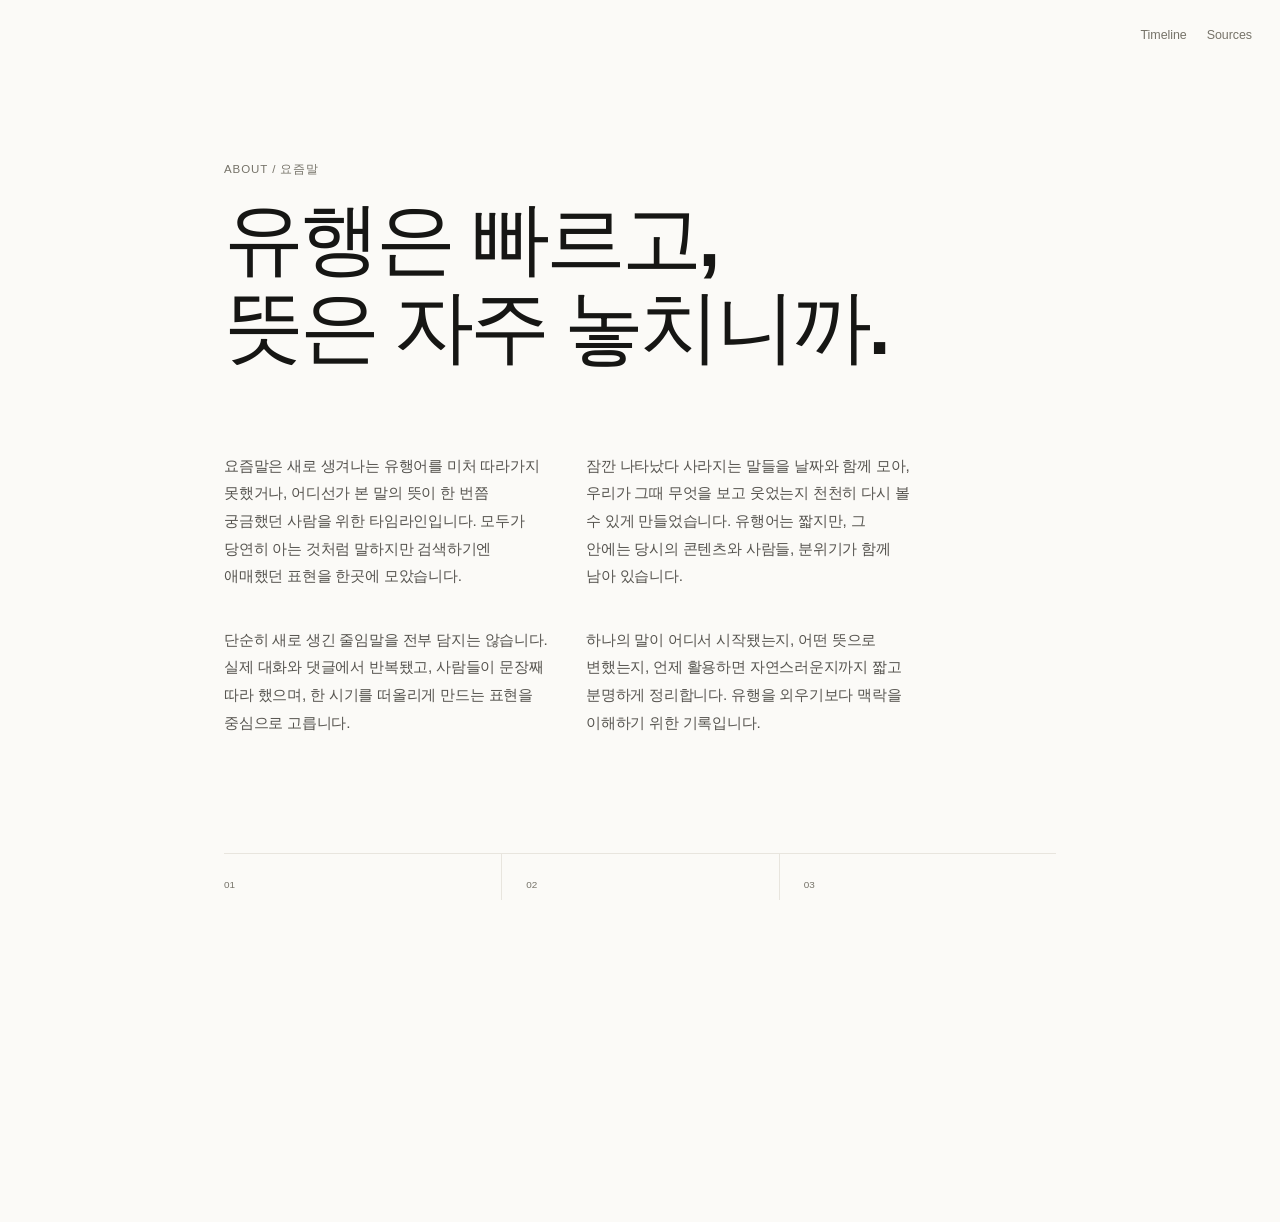
<file: about.html>
<!doctype html>
<html lang="ko">
  <head>
    <meta charset="UTF-8" />
    <meta name="viewport" content="width=device-width, initial-scale=1.0" />
    <link rel="icon" type="image/png" href="yojeumal-icon.png" />
    <link rel="apple-touch-icon" href="yojeumal-icon.png" />
    <meta name="description" content="요즘말 타임라인을 만든 이유" />
    <title>About — 요즘말</title>
    <link rel="stylesheet" href="styles.css" />
  </head>
  <body class="about-page">
    <nav class="corner-nav" aria-label="사이트 메뉴">
      <a href="index.html">Timeline</a>
      <a href="sources.html">Sources</a>
    </nav>

    <main class="about" aria-labelledby="about-title">
      <p class="about-index">ABOUT / 요즘말</p>
      <h1 id="about-title">유행은 빠르고,<br />뜻은 자주 놓치니까.</h1>
      <div class="about-copy">
        <p>
          요즘말은 새로 생겨나는 유행어를 미처 따라가지 못했거나,
          어디선가 본 말의 뜻이 한 번쯤 궁금했던 사람을 위한 타임라인입니다.
          모두가 당연히 아는 것처럼 말하지만 검색하기엔 애매했던 표현을 한곳에 모았습니다.
        </p>
        <p>
          잠깐 나타났다 사라지는 말들을 날짜와 함께 모아,
          우리가 그때 무엇을 보고 웃었는지 천천히 다시 볼 수 있게 만들었습니다.
          유행어는 짧지만, 그 안에는 당시의 콘텐츠와 사람들, 분위기가 함께 남아 있습니다.
        </p>
        <p>
          단순히 새로 생긴 줄임말을 전부 담지는 않습니다. 실제 대화와 댓글에서 반복됐고,
          사람들이 문장째 따라 했으며, 한 시기를 떠올리게 만드는 표현을 중심으로 고릅니다.
        </p>
        <p>
          하나의 말이 어디서 시작됐는지, 어떤 뜻으로 변했는지, 언제 활용하면 자연스러운지까지
          짧고 분명하게 정리합니다. 유행을 외우기보다 맥락을 이해하기 위한 기록입니다.
        </p>
      </div>

      <section class="about-principles" aria-label="아카이브 원칙">
        <article>
          <span>01</span>
          <h2>진짜 쓰인 말</h2>
          <p>콘텐츠 제목이나 잠깐 등장한 신조어보다, 사람들이 직접 말하고 변형한 표현을 기록합니다.</p>
        </article>
        <article>
          <span>02</span>
          <h2>말이 생긴 맥락</h2>
          <p>뜻만 적지 않고 원본 영상, 노래, 방송, 인터뷰처럼 말이 시작된 배경을 함께 남깁니다.</p>
        </article>
        <article>
          <span>03</span>
          <h2>시간 위의 언어</h2>
          <p>연도별 목록 대신 날짜 위에 배치해, 말이 나타나고 사라지는 흐름을 그대로 보여줍니다.</p>
        </article>
      </section>
    </main>
  </body>
</html>
</file>
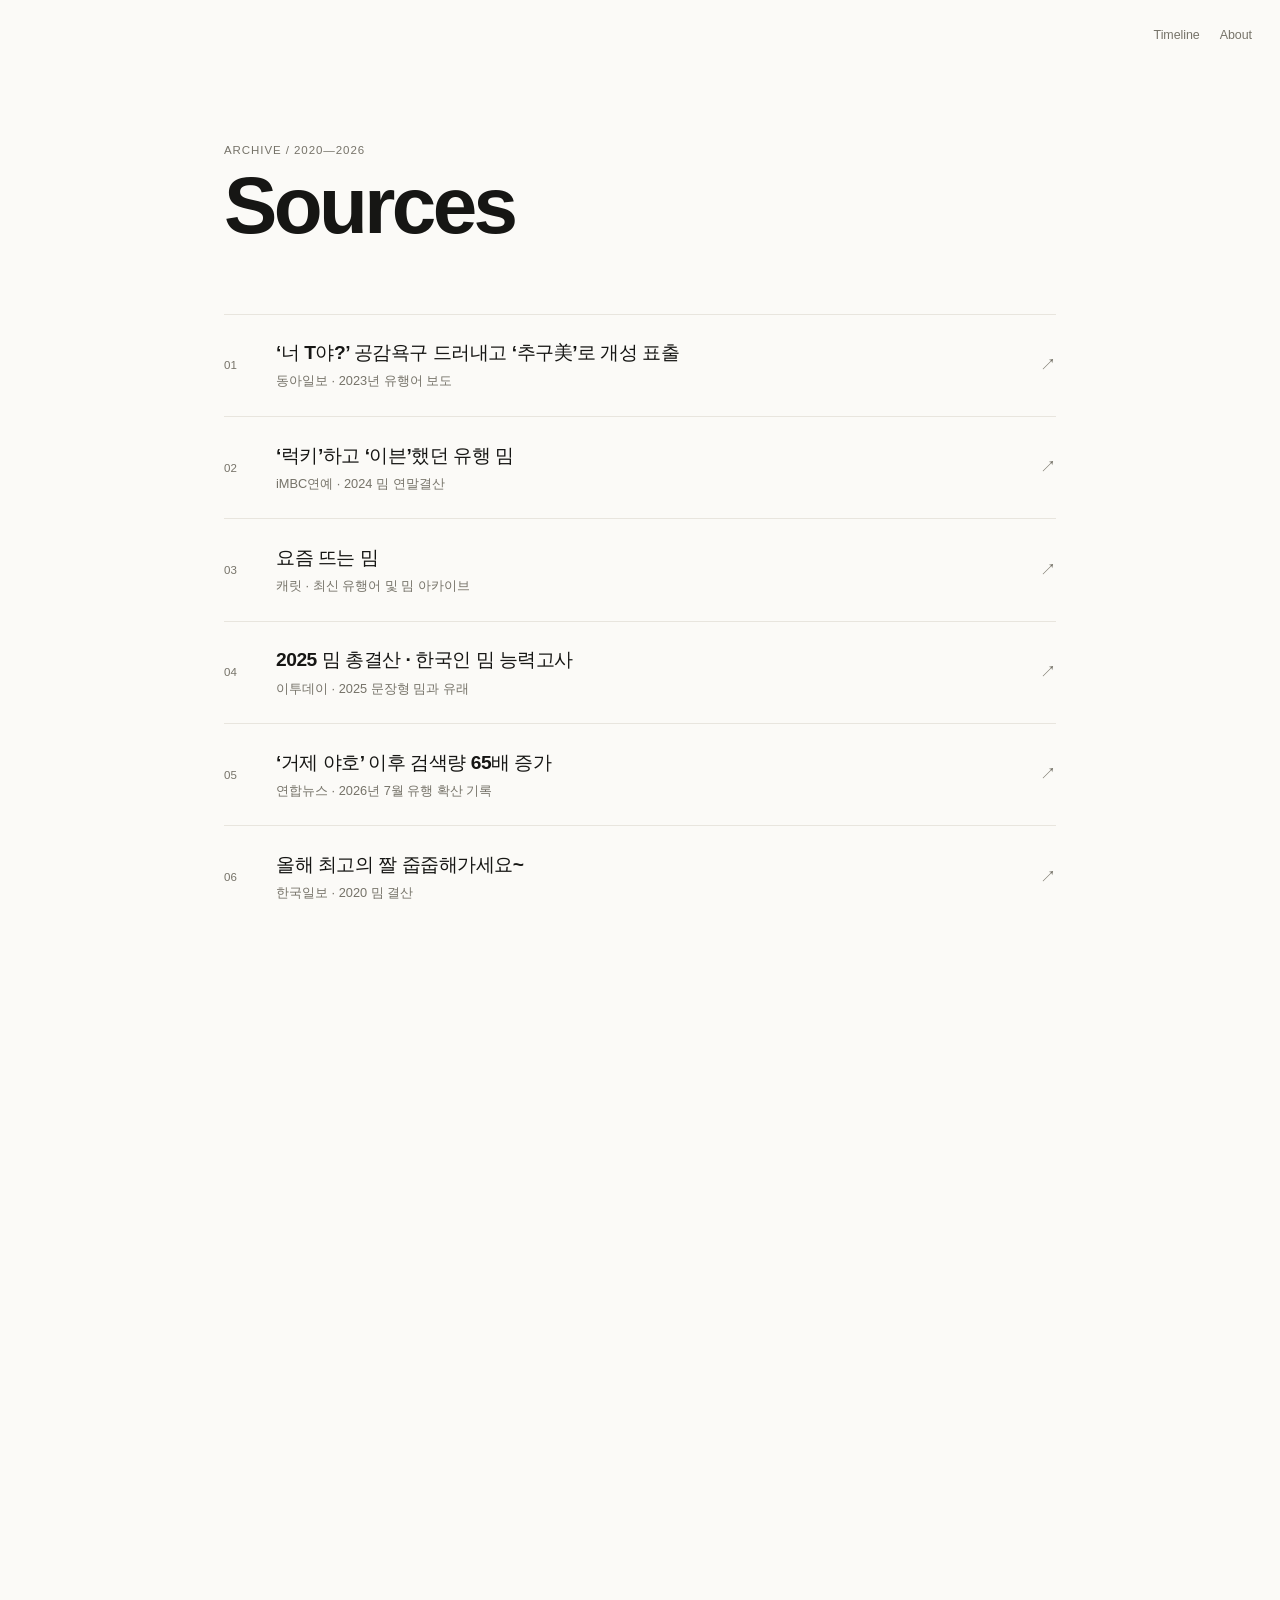
<file: sources.html>
<!doctype html>
<html lang="ko">
  <head>
    <meta charset="UTF-8" />
    <meta name="viewport" content="width=device-width, initial-scale=1.0" />
    <link rel="icon" type="image/png" href="yojeumal-icon.png" />
    <link rel="apple-touch-icon" href="yojeumal-icon.png" />
    <meta name="description" content="유행어 타임라인 제작에 참고한 출처" />
    <title>Sources — 유행어 타임라인</title>
    <link rel="stylesheet" href="styles.css" />
  </head>
  <body class="sources-page">
    <nav class="corner-nav" aria-label="사이트 메뉴">
      <a href="index.html">Timeline</a>
      <a href="about.html">About</a>
    </nav>

    <main class="sources" aria-labelledby="sources-title">
      <header class="sources-header">
        <p>ARCHIVE / 2020—2026</p>
        <h1 id="sources-title">Sources</h1>
      </header>

      <ol class="source-list">
        <li>
          <a href="https://www.donga.com/news/article/all/20231227/122802537/1" target="_blank" rel="noreferrer">
            <span class="source-number">01</span>
            <span class="source-copy">
              <strong>‘너 T야?’ 공감욕구 드러내고 ‘추구美’로 개성 표출</strong>
              <span>동아일보 · 2023년 유행어 보도</span>
            </span>
            <span class="source-arrow" aria-hidden="true">↗</span>
          </a>
        </li>
        <li>
          <a href="https://v.daum.net/v/20241213100153454?f=p" target="_blank" rel="noreferrer">
            <span class="source-number">02</span>
            <span class="source-copy">
              <strong>‘럭키’하고 ‘이븐’했던 유행 밈</strong>
              <span>iMBC연예 · 2024 밈 연말결산</span>
            </span>
            <span class="source-arrow" aria-hidden="true">↗</span>
          </a>
        </li>
        <li>
          <a href="https://www.careet.net/Content/Series/1" target="_blank" rel="noreferrer">
            <span class="source-number">03</span>
            <span class="source-copy">
              <strong>요즘 뜨는 밈</strong>
              <span>캐릿 · 최신 유행어 및 밈 아카이브</span>
            </span>
            <span class="source-arrow" aria-hidden="true">↗</span>
          </a>
        </li>
        <li>
          <a href="https://www.etoday.co.kr/news/view/2539581" target="_blank" rel="noreferrer">
            <span class="source-number">04</span>
            <span class="source-copy">
              <strong>2025 밈 총결산 · 한국인 밈 능력고사</strong>
              <span>이투데이 · 2025 문장형 밈과 유래</span>
            </span>
            <span class="source-arrow" aria-hidden="true">↗</span>
          </a>
        </li>
        <li>
          <a href="https://www.yna.co.kr/amp/view/AKR20260713042600005" target="_blank" rel="noreferrer">
            <span class="source-number">05</span>
            <span class="source-copy">
              <strong>‘거제 야호’ 이후 검색량 65배 증가</strong>
              <span>연합뉴스 · 2026년 7월 유행 확산 기록</span>
            </span>
            <span class="source-arrow" aria-hidden="true">↗</span>
          </a>
        </li>
        <li>
          <a href="https://v.daum.net/v/20201220000104668" target="_blank" rel="noreferrer">
            <span class="source-number">06</span>
            <span class="source-copy">
              <strong>올해 최고의 짤 줍줍해가세요~</strong>
              <span>한국일보 · 2020 밈 결산</span>
            </span>
            <span class="source-arrow" aria-hidden="true">↗</span>
          </a>
        </li>
        <li>
          <a href="https://www.newsis.com/view/NISX20201226_0001283996" target="_blank" rel="noreferrer">
            <span class="source-number">07</span>
            <span class="source-copy">
              <strong>2020 방송 결산 · 부캐 열풍</strong>
              <span>뉴시스 · 부캐와 주라주라의 실제 확산 기록</span>
            </span>
            <span class="source-arrow" aria-hidden="true">↗</span>
          </a>
        </li>
        <li>
          <a href="https://cn.pass.or.kr/upload/gallery/0008/20210108095729718.pdf" target="_blank" rel="noreferrer">
            <span class="source-number">08</span>
            <span class="source-copy">
              <strong>2020 코로나 생활 신조어 기록</strong>
              <span>충청남도사회서비스원 · 집콕·확찐자·언택트 사용 사례</span>
            </span>
            <span class="source-arrow" aria-hidden="true">↗</span>
          </a>
        </li>
        <li>
          <a href="https://www.newsis.com/view/NISX20220721_0001951527" target="_blank" rel="noreferrer">
            <span class="source-number">09</span>
            <span class="source-copy">
              <strong>밈으로 부활한 ‘헤어질 결심’</strong>
              <span>뉴시스 · 2022 마침내·붕괴됐어요 패러디 기록</span>
            </span>
            <span class="source-arrow" aria-hidden="true">↗</span>
          </a>
        </li>
        <li>
          <a href="https://www.newsis.com/view/NISX20220831_0001996735" target="_blank" rel="noreferrer">
            <span class="source-number">10</span>
            <span class="source-copy">
              <strong>우 to the 영 to the 우</strong>
              <span>뉴시스 · 2022 우영우 신드롬 기록</span>
            </span>
            <span class="source-arrow" aria-hidden="true">↗</span>
          </a>
        </li>
        <li>
          <a href="https://www.edaily.co.kr/News/Read?mediaCodeNo=257&amp;newsId=02610886632431256" target="_blank" rel="noreferrer">
            <span class="source-number">11</span>
            <span class="source-copy">
              <strong>‘오운완’ 유행과 운동 인증 문화</strong>
              <span>이데일리 · 2022 오운완 확산 기록</span>
            </span>
            <span class="source-arrow" aria-hidden="true">↗</span>
          </a>
        </li>
        <li>
          <a href="https://v.daum.net/v/fBcUCP4Iu1" target="_blank" rel="noreferrer">
            <span class="source-number">12</span>
            <span class="source-copy">
              <strong>‘누칼협’에서 ‘중꺾마’로 바뀐 2022년</strong>
              <span>한국일보 · 2022 인터넷 유행어 분석</span>
            </span>
            <span class="source-arrow" aria-hidden="true">↗</span>
          </a>
        </li>
        <li>
          <a href="https://mobile.newsis.com/view_amp.html?ar_id=NISX20231023_0002493346" target="_blank" rel="noreferrer">
            <span class="source-number">13</span>
            <span class="source-copy">
              <strong>2억 뷰 돌파한 슬릭백 챌린지</strong>
              <span>뉴시스 · 2023 슬릭백 확산 기록</span>
            </span>
            <span class="source-arrow" aria-hidden="true">↗</span>
          </a>
        </li>
      </ol>

      <p class="sources-note">각 날짜는 원본 공개일 또는 유행이 확인된 대표 기록일을 기준으로 정리했습니다.</p>
    </main>
  </body>
</html>
</file>
<file: styles.css>
:root {
  --paper: #fbfaf7;
  --paper-raised: #fff;
  --ink: #161614;
  --ink-2: #56544f;
  --ink-3: #767369;
  --ink-4: #bcb8ae;
  --line: #e8e5de;
  --line-strong: #d3cfc6;
  --accent: #d63a1f;
  color: var(--ink);
  background: var(--paper);
  font-family: Paperlogy, "Apple SD Gothic Neo", "Noto Sans KR", sans-serif;
  font-synthesis: none;
  -webkit-font-smoothing: antialiased;
}

* { box-sizing: border-box; }

html,
body {
  width: 100%;
  height: 100%;
  margin: 0;
  overflow: hidden;
}

body { background: var(--paper); }

.term,
.definition-term,
.definition-text,
.definition-origin-text,
.definition-when,
.definition-example,
.source-copy,
.sources-note,
.about h1,
.about-copy,
.about-principles {
  overflow-wrap: normal;
  word-break: keep-all;
}

.site-brand {
  position: fixed;
  z-index: 20;
  top: 1.35rem;
  left: 1.75rem;
  width: fit-content;
  background: var(--paper);
  box-shadow: 0 0 1rem 1rem var(--paper);
  user-select: none;
}

.site-brand a {
  display: block;
  color: var(--ink);
  font-size: 2.9rem;
  font-weight: 800;
  letter-spacing: -0.075em;
  line-height: 0.85;
  text-decoration: none;
}

.site-brand p {
  margin: 0.48rem 0 0 0.06rem;
  color: #999;
  font-size: 0.7rem;
  letter-spacing: -0.02em;
  white-space: nowrap;
}

.corner-nav {
  position: fixed;
  z-index: 20;
  top: 1.75rem;
  right: 1.75rem;
  display: flex;
  gap: 1.25rem;
}

.corner-nav a {
  color: var(--ink-3);
  font-size: 0.78rem;
  font-weight: 500;
  letter-spacing: -0.005em;
  text-decoration: none;
  transition: color 160ms ease;
}

.corner-nav a:hover,
.corner-nav a:focus-visible {
  color: var(--ink);
  outline: none;
}

.last-updated {
  position: fixed;
  z-index: 21;
  right: 1.75rem;
  bottom: 1.4rem;
  display: flex;
  gap: 0.48rem;
  align-items: baseline;
  margin: 0;
  color: var(--ink-3);
  font-size: 0.66rem;
  font-variant-numeric: tabular-nums;
  line-height: 1;
  pointer-events: none;
  user-select: none;
}

.last-updated time {
  color: var(--ink-2);
}

.drag-hint {
  position: fixed;
  z-index: 20;
  bottom: 3.1rem;
  left: 50%;
  display: flex;
  gap: 0.42rem;
  align-items: center;
  margin: 0;
  color: var(--ink-3);
  font-size: 0.68rem;
  font-weight: 500;
  line-height: 1;
  opacity: 0;
  pointer-events: none;
  transform: translate(-50%, 0.35rem);
  transition:
    opacity 320ms ease,
    transform 420ms cubic-bezier(0.2, 0.8, 0.2, 1);
  user-select: none;
}

.drag-hint.visible {
  opacity: 1;
  transform: translate(-50%, 0);
}

.drag-hint-arrow {
  display: inline-block;
  color: var(--ink-3);
  font-size: 0.75rem;
  animation: drag-hint-nudge 1.6s ease-in-out infinite;
}

.drag-hint-mobile { display: none; }

@keyframes drag-hint-nudge {
  0%,
  100% { transform: translateX(0); }
  50% { transform: translateX(0.28rem); }
}

.year-rail {
  position: fixed;
  z-index: 20;
  bottom: 1rem;
  left: 1.35rem;
  display: flex;
}

.year-rail::before {
  position: fixed;
  z-index: -1;
  right: 0;
  bottom: 0;
  left: 0;
  height: 3.75rem;
  background: linear-gradient(transparent, var(--paper) 58%);
  content: "";
  pointer-events: none;
}

.year-rail button {
  padding: 0.35rem 0.4rem;
  border: 0;
  border-radius: 0.3rem;
  background: transparent;
  color: var(--ink-3);
  cursor: pointer;
  font: inherit;
  font-size: 0.74rem;
  font-variant-numeric: tabular-nums;
  line-height: 1;
  transition: color 160ms ease;
}

.year-rail button:hover { color: var(--ink); }

.year-rail button:focus-visible {
  outline: 2px solid var(--ink);
  outline-offset: 1px;
}

.year-rail button[aria-current="true"] {
  color: var(--ink);
  font-weight: 700;
}

.timeline {
  width: 100%;
  height: 100svh;
  overflow-x: auto;
  overflow-y: hidden;
  overscroll-behavior-x: contain;
  scrollbar-width: none;
  cursor: grab;
  -webkit-user-select: none;
  user-select: none;
}

.timeline:active,
.timeline.dragging { cursor: grabbing; }
.timeline::-webkit-scrollbar { display: none; }

.timeline-track {
  position: relative;
  width: var(--track-width);
  min-width: 100%;
  height: 100%;
  margin-inline: 50vw;
}

.timeline-track::before {
  position: absolute;
  z-index: 1;
  top: 50%;
  right: 0;
  left: 0;
  height: 1px;
  background: var(--line-strong);
  content: "";
}

.year-mark {
  position: absolute;
  top: 0;
  bottom: 0;
  left: var(--x);
  width: 1px;
  background: var(--line);
}

.year-mark::before {
  position: absolute;
  bottom: 4.1rem;
  left: 0.55rem;
  color: var(--ink-3);
  content: attr(data-year);
  font-size: 0.76rem;
  font-variant-numeric: tabular-nums;
  font-weight: 600;
}

.event {
  --distance: calc(2rem + var(--lane) * 2.75rem);
  position: absolute;
  top: 50%;
  left: var(--x);
  width: 0;
  height: 0;
}

.event::before {
  position: absolute;
  z-index: 3;
  top: -3.5px;
  left: -3.5px;
  width: 7px;
  height: 7px;
  border-radius: 50%;
  background: var(--ink);
  box-shadow: 0 0 0 2.5px var(--paper);
  content: "";
  transition:
    background 180ms ease,
    transform 180ms ease;
}

.event::after {
  position: absolute;
  z-index: 0;
  left: 0;
  width: 1px;
  height: var(--distance);
  background: var(--line-strong);
  content: "";
  transition: background 180ms ease;
}

.event.up::after {
  bottom: 0;
}

.event.down::after {
  top: 0;
}

.event-card {
  position: absolute;
  z-index: 2;
  display: flex;
  width: max-content;
  max-width: 15rem;
  padding: 0.18rem 0.42rem;
  flex-direction: column;
  align-items: center;
  border-radius: 0.3rem;
  background: var(--paper);
  cursor: pointer;
  text-align: center;
  transform: translateX(-50%);
}

.up .event-card {
  bottom: var(--distance);
}

.down .event-card {
  top: var(--distance);
}

.term {
  color: var(--ink);
  font-size: clamp(0.94rem, 1.2vw, 1.06rem);
  font-weight: 500;
  letter-spacing: -0.015em;
  line-height: 1.2;
  transition: color 180ms ease;
}

.term-row {
  display: flex;
  align-items: center;
  justify-content: center;
  gap: 0.38rem;
  white-space: nowrap;
}

.meme-icon {
  width: 0.92rem;
  height: 0.92rem;
  flex: 0 0 auto;
  color: var(--ink-3);
  stroke-width: 1.7;
  transition:
    color 180ms ease,
    transform 220ms cubic-bezier(0.2, 0.8, 0.2, 1);
}

.date {
  margin-top: 0.18rem;
  color: var(--ink-3);
  font-size: 0.64rem;
  font-variant-numeric: tabular-nums;
  letter-spacing: 0.02em;
  transition: color 180ms ease;
}

.event:hover { z-index: 5; }

@media (hover: hover) {
  .event:focus-visible {
    z-index: 5;
    outline: 0;
  }

  .event:not(.selected):is(:hover, :focus-visible)::before {
    box-shadow: none;
    transform: scale(1.3);
  }

  .event:not(.selected):is(:hover, :focus-visible)::after {
    background: var(--ink);
  }

  .event:not(.selected):is(:hover, :focus-visible) .term {
    font-weight: 700;
  }

  .event:not(.selected):is(:hover, :focus-visible) .date {
    color: var(--ink);
  }
}

.event.selected { z-index: 6; }

.event.selected::before {
  background: var(--accent);
  box-shadow: 0 0 0 2.5px var(--paper), 0 0 0 5px rgb(214 58 31 / 22%);
  transform: scale(1.25);
}

.event.selected::after { background: var(--accent); }

.event.selected .term { font-weight: 700; }
.event.selected .date { color: var(--accent); }

.timeline-track:has(.event.selected) .event:not(.selected, :hover) .term,
.timeline-track:has(.event.selected) .event:not(.selected, :hover) .date {
  color: var(--ink-4);
}

.present-line {
  position: absolute;
  z-index: 3;
  top: calc(50% - 5px);
  left: 100%;
  width: 10px;
  height: 10px;
  border-radius: 50%;
  background: var(--accent);
  box-shadow: 0 0 0 2.5px var(--paper), 0 0 0 5px rgb(214 58 31 / 22%);
  transform: translateX(-50%);
}

.present-line::after {
  position: absolute;
  top: 50%;
  left: calc(100% + 0.75rem);
  color: var(--accent);
  content: "지금";
  font-size: 0.74rem;
  font-weight: 600;
  transform: translateY(-50%);
  white-space: nowrap;
}

.definition-panel {
  position: fixed;
  z-index: 30;
  bottom: 1.5rem;
  left: 50%;
  width: min(calc(100% - 2rem), 46rem);
  max-height: calc(100svh - 3rem);
  padding: 1.5rem 1.6rem;
  border: 1px solid rgb(22 22 20 / 8%);
  border-radius: 1rem;
  background: var(--paper-raised);
  box-shadow: 0 1px 2px rgb(22 22 20 / 4%), 0 28px 64px -16px rgb(22 22 20 / 16%);
  opacity: 0;
  overflow-y: auto;
  overscroll-behavior: contain;
  pointer-events: none;
  scrollbar-width: none;
  transform: translate(-50%, calc(100% + 2rem));
  transition:
    opacity 220ms ease,
    transform 320ms cubic-bezier(0.2, 0.8, 0.2, 1);
}

.definition-card {
  position: relative;
  perspective: 75rem;
}

.definition-copy {
  display: grid;
  column-gap: 2rem;
  grid-template-columns: repeat(2, minmax(0, 1fr));
  backface-visibility: hidden;
  transform: rotateY(0deg);
  transform-origin: center;
  transform-style: preserve-3d;
  transition:
    opacity 220ms ease,
    transform 560ms cubic-bezier(0.2, 0.75, 0.2, 1);
}

.definition-panel.open {
  opacity: 1;
  pointer-events: auto;
  transform: translate(-50%, 0);
}

.definition-close {
  position: absolute;
  z-index: 4;
  top: 0.9rem;
  right: 0.95rem;
  width: 1.9rem;
  height: 1.9rem;
  padding: 0;
  border: 0;
  border-radius: 50%;
  background: transparent;
  color: var(--ink-3);
  cursor: pointer;
  font: inherit;
  font-size: 1.3rem;
  line-height: 1;
  transition:
    background 160ms ease,
    color 160ms ease;
}

.definition-close:hover {
  background: rgb(22 22 20 / 6%);
  color: var(--ink);
}

.definition-flip {
  position: absolute;
  z-index: 4;
  top: 50%;
  right: 0.25rem;
  display: none;
  width: 1.15rem;
  height: 3.4rem;
  padding: 0;
  place-items: center;
  border: 0;
  border-radius: 0.3rem;
  background: transparent;
  color: var(--ink-3);
  cursor: pointer;
  font: inherit;
  transform: translateY(-50%);
  transition: color 180ms ease;
}

.definition-panel.has-media .definition-flip { display: grid; }

.definition-flip span {
  width: 0.56rem;
  height: 0.56rem;
  border-top: 1.25px solid currentColor;
  border-right: 1.25px solid currentColor;
  transform: translateX(-0.12rem) rotate(45deg);
  transition: transform 420ms cubic-bezier(0.2, 0.75, 0.2, 1);
}

.definition-panel.is-flipped .definition-flip {
  right: auto;
  left: 0.25rem;
}

.definition-panel.is-flipped .definition-flip span {
  transform: translateX(0.12rem) rotate(-135deg);
}

.definition-flip:hover {
  color: var(--ink);
}

.definition-flip:focus-visible {
  outline: 0;
  background: transparent;
  box-shadow: none;
  color: var(--ink);
}

.definition-close:focus-visible {
  outline: 2px solid var(--ink);
  outline-offset: 2px;
}

.definition-meta {
  grid-column: 1 / -1;
  display: flex;
  margin-bottom: 0.5rem;
  padding-right: 2rem;
  color: var(--ink-3);
  font-size: 0.72rem;
  font-variant-numeric: tabular-nums;
  gap: 0.65rem;
}

.definition-heading {
  display: flex;
  margin: 0 0 0.5rem;
  padding-right: 2rem;
  align-items: center;
  gap: 0.6rem;
  grid-column: 1 / -1;
}

.definition-term {
  margin: 0;
  font-size: 1.6rem;
  font-weight: 700;
  letter-spacing: -0.035em;
  line-height: 1.2;
}


.definition-icon {
  display: none;
  width: 1.4rem;
  height: 1.4rem;
  flex: 0 0 auto;
  color: var(--ink);
}

.definition-icon.visible { display: block; }

.definition-icon .meme-icon {
  width: 100%;
  height: 100%;
  color: inherit;
}

.definition-text {
  margin: 0;
  color: var(--ink);
  font-size: 0.94rem;
  grid-column: 1 / -1;
  letter-spacing: -0.012em;
  line-height: 1.6;
}

.definition-origin,
.definition-usage {
  margin-top: 1.1rem;
  padding-top: 0.9rem;
  border-top: 1px solid var(--line);
}

.definition-origin > span,
.definition-usage > span {
  color: var(--ink-3);
  font-size: 0.72rem;
  font-weight: 600;
}

.definition-origin-text,
.definition-when {
  margin: 0.35rem 0 0;
  color: var(--ink-2);
  font-size: 0.82rem;
  letter-spacing: -0.01em;
  line-height: 1.6;
}

.definition-example {
  margin: 0.55rem 0 0;
  padding-left: 0.7rem;
  border-left: 2px solid var(--accent);
  color: var(--ink);
  font-size: 0.82rem;
  font-weight: 500;
  letter-spacing: -0.01em;
  line-height: 1.55;
}

.definition-media {
  display: none;
  position: absolute;
  inset: 0;
  margin: 0;
  overflow: hidden;
  border-radius: 0.6rem;
  backface-visibility: hidden;
  background: #ece8df;
  opacity: 1;
  transform: rotateY(180deg);
  transform-origin: center;
  transform-style: preserve-3d;
  transition:
    opacity 220ms ease,
    transform 560ms cubic-bezier(0.2, 0.75, 0.2, 1);
}

.definition-panel.has-media .definition-media {
  display: block;
}

.definition-panel.is-flipped .definition-copy {
  opacity: 0;
  pointer-events: none;
  transform: rotateY(-180deg);
}

.definition-panel.is-flipped .definition-media {
  transform: rotateY(0deg);
}

.definition-media-frame {
  position: relative;
  height: 100%;
  overflow: hidden;
  background: #ece8df;
  isolation: isolate;
}

.definition-media-frame::after {
  position: absolute;
  inset: 0;
  background:
    linear-gradient(180deg, rgb(255 255 255 / 10%), transparent 38%),
    radial-gradient(circle at 50% 44%, transparent 48%, rgb(247 244 237 / 20%) 100%);
  content: "";
  pointer-events: none;
}

.definition-media-image {
  display: block;
  width: 100%;
  height: 100%;
  filter: saturate(0.82) contrast(0.94);
  mix-blend-mode: multiply;
  object-fit: cover;
  object-position: center 24%;
  opacity: 0.84;
}

.definition-media-caption {
  position: absolute;
  z-index: 2;
  bottom: 0.65rem;
  left: 0.75rem;
  margin: 0;
  color: rgb(255 255 255 / 72%);
  font-size: 0.54rem;
  letter-spacing: 0.1em;
  text-shadow: 0 1px 5px rgb(0 0 0 / 28%);
  text-transform: uppercase;
}

.sources-page {
  min-height: 100%;
  overflow: auto;
}

.sources {
  width: min(100% - 3rem, 52rem);
  margin: 0 auto;
  padding: clamp(7rem, 16vh, 11rem) 0 5rem;
}

.sources-header p {
  margin: 0 0 0.85rem;
  color: var(--ink-3);
  font-size: 0.72rem;
  letter-spacing: 0.08em;
}

.sources-header h1 {
  margin: 0 0 clamp(3.5rem, 8vh, 6rem);
  font-size: clamp(2.8rem, 7vw, 5rem);
  font-weight: 600;
  letter-spacing: -0.045em;
  line-height: 0.9;
}

.source-list {
  margin: 0;
  padding: 0;
  border-top: 1px solid var(--line);
  list-style: none;
}

.source-list li { border-bottom: 1px solid var(--line); }

.source-list a {
  display: grid;
  padding: 1.6rem 0;
  align-items: center;
  color: inherit;
  gap: 1.25rem;
  grid-template-columns: 2rem 1fr auto;
  text-decoration: none;
}

.source-number {
  color: var(--ink-3);
  font-size: 0.72rem;
  font-variant-numeric: tabular-nums;
}

.source-copy {
  display: flex;
  min-width: 0;
  flex-direction: column;
  gap: 0.45rem;
}

.source-copy strong {
  font-size: clamp(1rem, 1.7vw, 1.2rem);
  font-weight: 600;
  letter-spacing: -0.025em;
}

.source-copy > span {
  color: var(--ink-3);
  font-size: 0.8rem;
}

.source-arrow {
  color: var(--ink-3);
  font-size: 1rem;
  transform: translate(0, 0);
  transition:
    color 180ms ease,
    transform 220ms cubic-bezier(0.2, 0.8, 0.2, 1);
}

.source-list a:hover .source-arrow {
  color: var(--ink);
  transform: translate(0.2rem, -0.2rem);
}

.sources-note {
  max-width: 34rem;
  margin: 2rem 0 0;
  color: var(--ink-3);
  font-size: 0.8rem;
  line-height: 1.65;
}

.about-page {
  min-height: 100%;
  overflow: auto;
}

.about {
  width: min(100% - 3rem, 52rem);
  margin: 0 auto;
  padding: clamp(7rem, 18vh, 12rem) 0 6rem;
}

.about-index {
  margin: 0 0 1.1rem;
  color: var(--ink-3);
  font-size: 0.72rem;
  letter-spacing: 0.08em;
}

.about h1 {
  max-width: 48rem;
  margin: 0;
  font-size: clamp(2.5rem, 6.4vw, 5rem);
  font-weight: 600;
  letter-spacing: -0.05em;
  line-height: 1.1;
}

.about-copy {
  display: grid;
  max-width: 43rem;
  margin-top: clamp(3.5rem, 9vh, 6.5rem);
  gap: 2.25rem;
  grid-template-columns: repeat(2, 1fr);
}

.about-copy p {
  margin: 0;
  color: var(--ink-2);
  font-size: 0.96rem;
  letter-spacing: -0.015em;
  line-height: 1.8;
}

.about-principles {
  display: grid;
  margin-top: clamp(5rem, 13vh, 9rem);
  padding-bottom: 2rem;
  border-top: 1px solid var(--line);
  grid-template-columns: repeat(3, 1fr);
}

.about-principles article {
  min-height: 15rem;
  padding: 1.25rem 1.5rem 1.5rem 0;
  border-bottom: 1px solid var(--line);
}

.about-principles article + article {
  padding-left: 1.5rem;
  border-left: 1px solid var(--line);
}

.about-principles span {
  color: var(--ink-3);
  font-size: 0.62rem;
  font-variant-numeric: tabular-nums;
}

.about-principles h2 {
  margin: 4rem 0 0.75rem;
  font-size: 1.1rem;
  font-weight: 700;
  letter-spacing: -0.04em;
}

.about-principles p {
  margin: 0;
  color: var(--ink-2);
  font-size: 0.84rem;
  letter-spacing: -0.012em;
  line-height: 1.7;
}

@media (max-height: 700px) {
  .event { --distance: calc(1.55rem + var(--lane) * 2.25rem); }
  .event-card { padding-block: 0.06rem; }
  .term { font-size: 0.95rem; }
  .date { margin-top: 0.08rem; }
  .year-mark::before { bottom: 3.4rem; }
}

@media (max-width: 600px) {
  .last-updated {
    right: 1rem;
    bottom: 1rem;
    gap: 0.36rem;
    font-size: 0.6rem;
  }

  .last-updated span { display: none; }

  .drag-hint {
    bottom: 2.9rem;
    font-size: 0.64rem;
  }

  .year-rail {
    bottom: 0.65rem;
    left: 0.65rem;
  }

  .year-rail span { display: none; }

  .drag-hint-desktop { display: none; }
  .drag-hint-mobile { display: inline; }

  .site-brand {
    top: 1rem;
    left: 1rem;
  }

  .site-brand a { font-size: 2.35rem; }

  .site-brand p {
    margin: 0.4rem 0 0 0.05rem;
    font-size: 0.567rem;
  }

  .corner-nav {
    top: 1.3rem;
    right: 1rem;
    gap: 0.9rem;
  }

  .corner-nav a { font-size: 0.74rem; }

  .event { --distance: calc(1.7rem + var(--lane) * 2.5rem); }

  .event-card { max-width: 9.5rem; }

  .term-row {
    max-width: 9.5rem;
    white-space: nowrap;
  }

  .term { font-size: 0.9rem; }

  .date { font-size: 0.6rem; }

  .definition-panel {
    bottom: 0.5rem;
    width: calc(100% - 1rem);
    max-height: min(calc(100svh - 5rem), 36rem);
    padding: 1.25rem 1.1rem 1.15rem;
  }

  .definition-panel::-webkit-scrollbar { display: none; }

  .definition-copy {
    display: grid;
    column-gap: 0;
    grid-template-columns: minmax(0, 1fr);
  }

  .definition-meta,
  .definition-heading,
  .definition-text,
  .definition-origin,
  .definition-usage {
    grid-column: 1;
  }

  .definition-heading {
    margin-bottom: 0.45rem;
  }

  .definition-term { font-size: 1.4rem; }

  .definition-text { font-size: 0.9rem; }

  .definition-origin,
  .definition-usage {
    margin-top: 0.9rem;
    padding-top: 0.8rem;
  }

  .definition-origin-text,
  .definition-when,
  .definition-example {
    font-size: 0.8rem;
  }

  .definition-close {
    top: 0.75rem;
    right: 0.7rem;
    width: 2rem;
    height: 2rem;
  }

  .definition-panel.has-media:not(.is-flipped) .definition-flip {
    position: static;
    display: flex;
    width: 100%;
    height: auto;
    margin-top: 0.9rem;
    padding: 0.8rem 0 0;
    align-items: center;
    justify-content: flex-end;
    border-top: 1px solid var(--line);
    border-radius: 0;
    gap: 0.5rem;
    transform: none;
  }

  .definition-panel.has-media:not(.is-flipped) .definition-flip::before {
    color: var(--ink-3);
    content: "이미지 보기";
    font-size: 0.74rem;
    font-weight: 600;
    letter-spacing: -0.01em;
  }

  .definition-panel.has-media:not(.is-flipped) .definition-flip span {
    width: 0.46rem;
    height: 0.46rem;
  }

  .definition-media { border-radius: 0.65rem; }

  .source-list a {
    min-height: 5.5rem;
    gap: 0.75rem;
    grid-template-columns: 1.5rem 1fr auto;
  }

  .source-copy strong { line-height: 1.35; }

  .about-copy {
    gap: 1.4rem;
    grid-template-columns: 1fr;
  }

  .about-principles {
    grid-template-columns: 1fr;
  }

  .about-principles article {
    min-height: 11rem;
    padding-left: 0;
  }

  .about-principles article + article {
    padding-left: 0;
    border-left: 0;
  }

  .about-principles h2 { margin-top: 2.5rem; }
}

@media (min-width: 601px) {
  .definition-panel.has-media:not(.is-flipped) .definition-meta,
  .definition-panel.has-media:not(.is-flipped) .definition-heading {
    padding-right: 5.25rem;
  }

  .definition-panel.has-media:not(.is-flipped) .definition-flip {
    top: 0.95rem;
    right: 3.15rem;
    width: 2.75rem;
    height: 2.75rem;
    border-radius: 0.5rem;
    background: #ece8df var(--thumb) var(--thumb-position) / cover;
    background-blend-mode: multiply;
    box-shadow: inset 0 0 0 1px rgb(22 22 20 / 10%);
    transform: none;
    transition: transform 200ms cubic-bezier(0.2, 0.8, 0.2, 1);
  }

  .definition-panel.has-media:not(.is-flipped) .definition-flip:hover {
    transform: scale(1.08);
  }

  .definition-panel.has-media:not(.is-flipped) .definition-flip span { display: none; }
}

.definition-panel.is-flipped .definition-flip {
  top: 2.05rem;
  left: 2.1rem;
  display: flex;
  width: auto;
  height: 2rem;
  padding: 0 0.8rem 0 0.7rem;
  align-items: center;
  border-radius: 1rem;
  background: rgb(255 255 255 / 90%);
  color: var(--ink);
  gap: 0.3rem;
  transform: none;
}

.definition-panel.is-flipped .definition-flip::after {
  content: "설명 보기";
  font-size: 0.74rem;
  font-weight: 500;
}

.definition-panel.is-flipped .definition-close {
  top: 2.1rem;
  right: 2.1rem;
  background: rgb(255 255 255 / 90%);
  color: var(--ink);
}

@media (max-width: 600px) and (max-height: 700px) {
  .event { --distance: calc(1.5rem + var(--lane) * 2.2rem); }
  .event-card { padding-block: 0.06rem; }
  .date { margin-top: 0.08rem; }
}

@media (prefers-reduced-motion: reduce) {
  .drag-hint,
  .drag-hint-arrow {
    animation: none;
    transition-duration: 1ms;
  }

  .definition-copy,
  .definition-media {
    transition-duration: 1ms;
  }
}

@media (prefers-reduced-motion: reduce) {
  .event::before,
  .event::after,
  .term,
  .date { transition: none; }
}
</file>
